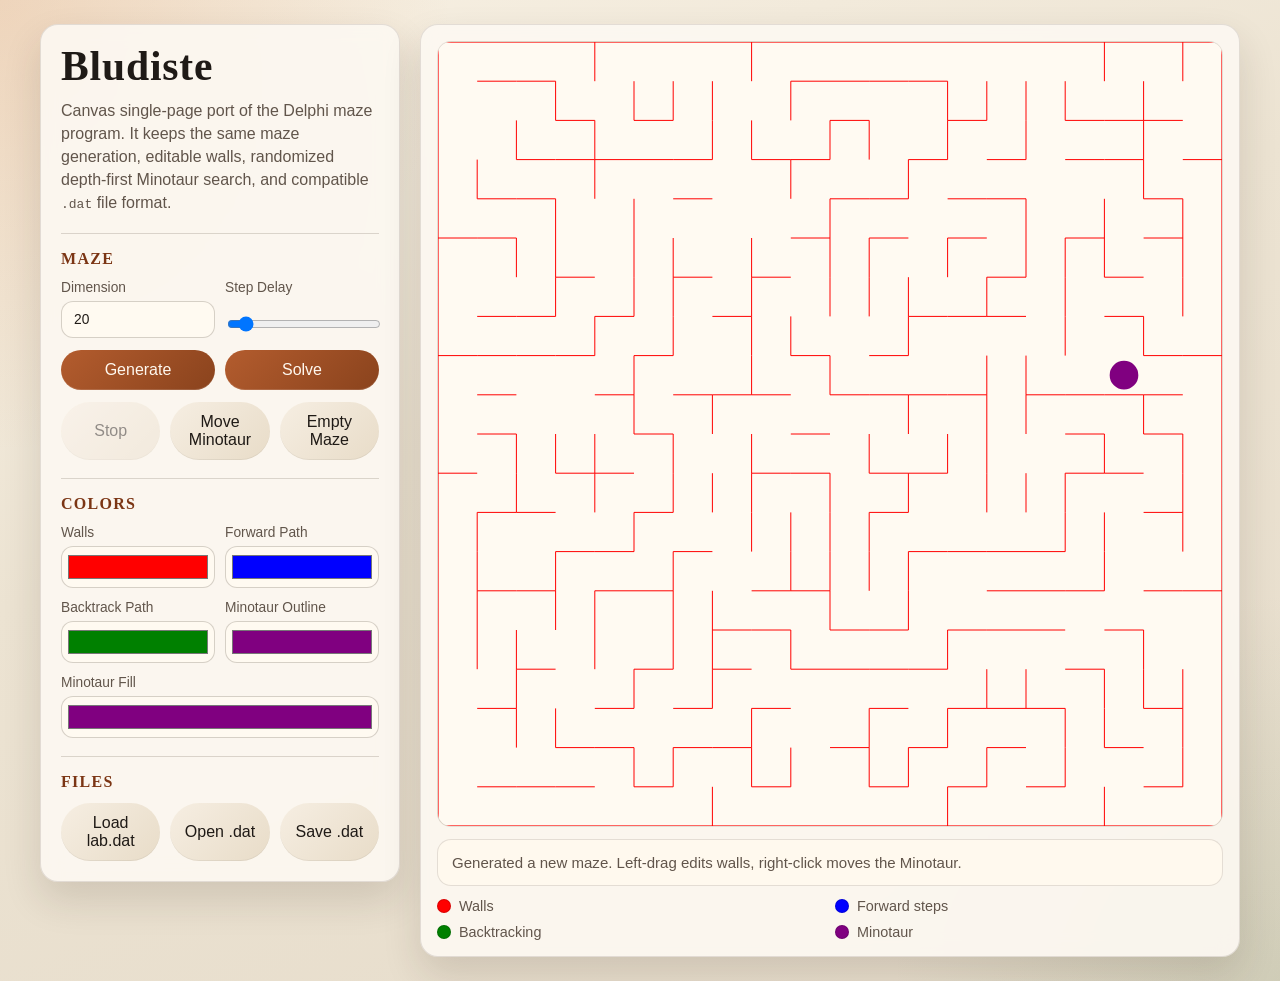
<file: index.html>
<!DOCTYPE html>
<html lang="en">
<head>
  <meta charset="UTF-8">
  <meta name="viewport" content="width=device-width, initial-scale=1.0">
  <title>Bludiste Canvas SPA</title>
  <style>
    :root {
      color-scheme: light;
      --bg: #efe8db;
      --panel: rgba(252, 248, 241, 0.92);
      --panel-strong: #fffaf1;
      --ink: #1f1a16;
      --muted: #61554b;
      --accent: #b35c2e;
      --accent-deep: #7b3514;
      --line: rgba(76, 57, 42, 0.18);
      --shadow: 0 18px 38px rgba(53, 32, 19, 0.14);
      --radius: 18px;
    }

    * {
      box-sizing: border-box;
    }

    body {
      margin: 0;
      min-height: 100vh;
      font-family: "Trebuchet MS", "Gill Sans", "Avenir Next", sans-serif;
      color: var(--ink);
      background:
        radial-gradient(circle at top left, rgba(210, 132, 72, 0.26), transparent 28%),
        radial-gradient(circle at bottom right, rgba(117, 141, 104, 0.2), transparent 24%),
        linear-gradient(160deg, #f8f1e4 0%, #ece3d2 42%, #e6dccb 100%);
    }

    .page {
      width: min(1200px, calc(100vw - 32px));
      margin: 24px auto;
      display: grid;
      grid-template-columns: minmax(280px, 360px) minmax(0, 1fr);
      gap: 20px;
      align-items: start;
    }

    .panel,
    .board {
      background: var(--panel);
      border: 1px solid rgba(97, 85, 75, 0.16);
      border-radius: var(--radius);
      box-shadow: var(--shadow);
      backdrop-filter: blur(10px);
    }

    .panel {
      padding: 20px;
      display: grid;
      gap: 18px;
    }

    .board {
      padding: 16px;
      display: grid;
      gap: 12px;
    }

    h1,
    h2 {
      margin: 0;
      font-family: Georgia, "Times New Roman", serif;
      font-weight: 700;
      letter-spacing: 0.02em;
    }

    h1 {
      font-size: clamp(2rem, 4vw, 2.6rem);
      line-height: 1.05;
    }

    h2 {
      font-size: 1rem;
      color: var(--accent-deep);
      text-transform: uppercase;
      letter-spacing: 0.08em;
    }

    p {
      margin: 0;
      color: var(--muted);
      line-height: 1.45;
    }

    .section {
      display: grid;
      gap: 12px;
      padding-top: 16px;
      border-top: 1px solid var(--line);
    }

    .row {
      display: grid;
      gap: 10px;
    }

    .row.columns-2 {
      grid-template-columns: repeat(2, minmax(0, 1fr));
    }

    .row.columns-3 {
      grid-template-columns: repeat(3, minmax(0, 1fr));
    }

    label {
      display: grid;
      gap: 6px;
      font-size: 0.86rem;
      color: var(--muted);
    }

    input,
    button {
      font: inherit;
    }

    input[type="number"],
    input[type="range"] {
      width: 100%;
    }

    input[type="number"] {
      padding: 10px 12px;
      border-radius: 12px;
      border: 1px solid rgba(97, 85, 75, 0.26);
      background: var(--panel-strong);
      color: var(--ink);
    }

    input[type="color"] {
      width: 100%;
      min-height: 42px;
      padding: 4px;
      border-radius: 12px;
      border: 1px solid rgba(97, 85, 75, 0.26);
      background: var(--panel-strong);
    }

    button {
      border: 0;
      border-radius: 999px;
      padding: 11px 14px;
      cursor: pointer;
      color: #fff8ef;
      background: linear-gradient(135deg, var(--accent), #8a431d);
      box-shadow: inset 0 -1px 0 rgba(255, 255, 255, 0.14);
      transition: transform 120ms ease, filter 120ms ease, opacity 120ms ease;
    }

    button.secondary {
      color: var(--ink);
      background: linear-gradient(135deg, #f6eee2, #e8dcc8);
      box-shadow: inset 0 -1px 0 rgba(0, 0, 0, 0.06);
    }

    button:disabled {
      opacity: 0.48;
      cursor: default;
    }

    button:not(:disabled):hover {
      transform: translateY(-1px);
      filter: saturate(1.08);
    }

    .board-shell {
      width: 100%;
      aspect-ratio: 1;
      position: relative;
      overflow: hidden;
      border-radius: calc(var(--radius) - 4px);
      background:
        linear-gradient(180deg, rgba(255, 250, 241, 0.94), rgba(244, 235, 222, 0.96)),
        repeating-linear-gradient(
          45deg,
          rgba(134, 97, 67, 0.05) 0,
          rgba(134, 97, 67, 0.05) 12px,
          rgba(255, 255, 255, 0.12) 12px,
          rgba(255, 255, 255, 0.12) 24px
        );
      border: 1px solid rgba(97, 85, 75, 0.16);
    }

    canvas {
      width: 100%;
      height: 100%;
      display: block;
    }

    .status {
      padding: 12px 14px;
      border-radius: 14px;
      background: rgba(255, 249, 238, 0.9);
      border: 1px solid rgba(97, 85, 75, 0.16);
      color: var(--muted);
      font-size: 0.94rem;
      line-height: 1.4;
    }

    .legend {
      display: grid;
      grid-template-columns: repeat(2, minmax(0, 1fr));
      gap: 10px;
      font-size: 0.9rem;
      color: var(--muted);
    }

    .legend span {
      display: inline-flex;
      align-items: center;
      gap: 8px;
    }

    .swatch {
      width: 14px;
      height: 14px;
      border-radius: 999px;
      border: 1px solid rgba(0, 0, 0, 0.15);
      flex: none;
    }

    .hidden {
      display: none;
    }

    @media (max-width: 980px) {
      .page {
        grid-template-columns: 1fr;
      }
    }
  </style>
</head>
<body>
  <main class="page">
    <aside class="panel">
      <div class="row">
        <h1>Bludiste</h1>
        <p>Canvas single-page port of the Delphi maze program. It keeps the same maze generation, editable walls, randomized depth-first Minotaur search, and compatible <code>.dat</code> file format.</p>
      </div>

      <section class="section">
        <h2>Maze</h2>
        <div class="row columns-2">
          <label>
            Dimension
            <input id="dimensionInput" type="number" min="4" max="500" value="20">
          </label>
          <label>
            Step Delay
            <input id="speedInput" type="range" min="10" max="250" step="5" value="30">
          </label>
        </div>
        <div class="row columns-2">
          <button id="generateBtn">Generate</button>
          <button id="solveBtn">Solve</button>
        </div>
        <div class="row columns-3">
          <button id="stopBtn" class="secondary" disabled>Stop</button>
          <button id="moveMinotaurBtn" class="secondary">Move Minotaur</button>
          <button id="emptyBtn" class="secondary">Empty Maze</button>
        </div>
      </section>

      <section class="section">
        <h2>Colors</h2>
        <div class="row columns-2">
          <label>
            Walls
            <input id="wallColorInput" type="color" value="#ff0000">
          </label>
          <label>
            Forward Path
            <input id="forwardColorInput" type="color" value="#0000ff">
          </label>
        </div>
        <div class="row columns-2">
          <label>
            Backtrack Path
            <input id="backtrackColorInput" type="color" value="#008000">
          </label>
          <label>
            Minotaur Outline
            <input id="minotaurOutlineInput" type="color" value="#800080">
          </label>
        </div>
        <div class="row">
          <label>
            Minotaur Fill
            <input id="minotaurFillInput" type="color" value="#800080">
          </label>
        </div>
      </section>

      <section class="section">
        <h2>Files</h2>
        <div class="row columns-3">
          <button id="loadBundledBtn" class="secondary">Load lab.dat</button>
          <button id="loadBtn" class="secondary">Open .dat</button>
          <button id="saveBtn" class="secondary">Save .dat</button>
        </div>
        <input id="fileInput" class="hidden" type="file" accept=".dat,application/octet-stream">
      </section>
    </aside>

    <section class="board">
      <div class="board-shell">
        <canvas id="mazeCanvas"></canvas>
      </div>
      <div id="statusText" class="status">Left click or drag near a wall to toggle it. Right click a cell to place the Minotaur. Search always starts from cell 1,1.</div>
      <div class="legend">
        <span><i class="swatch" id="wallSwatch"></i>Walls</span>
        <span><i class="swatch" id="forwardSwatch"></i>Forward steps</span>
        <span><i class="swatch" id="backtrackSwatch"></i>Backtracking</span>
        <span><i class="swatch" id="minotaurSwatch"></i>Minotaur</span>
      </div>
    </section>
  </main>

  <script>
    (() => {
      const MAX_SIZE = 500;
      const FILE_SIZE = 4 + 20 + (MAX_SIZE * MAX_SIZE) + (MAX_SIZE * MAX_SIZE);
      const DIRS = [
        { code: 1, dx: 1, dy: 0 },
        { code: 2, dx: 0, dy: 1 },
        { code: 3, dx: -1, dy: 0 },
        { code: 4, dx: 0, dy: -1 }
      ];
      const DIR_BY_CODE = Object.fromEntries(DIRS.map((dir) => [dir.code, dir]));

      const elements = {
        canvas: document.getElementById("mazeCanvas"),
        dimensionInput: document.getElementById("dimensionInput"),
        speedInput: document.getElementById("speedInput"),
        generateBtn: document.getElementById("generateBtn"),
        solveBtn: document.getElementById("solveBtn"),
        stopBtn: document.getElementById("stopBtn"),
        moveMinotaurBtn: document.getElementById("moveMinotaurBtn"),
        emptyBtn: document.getElementById("emptyBtn"),
        loadBundledBtn: document.getElementById("loadBundledBtn"),
        loadBtn: document.getElementById("loadBtn"),
        saveBtn: document.getElementById("saveBtn"),
        fileInput: document.getElementById("fileInput"),
        statusText: document.getElementById("statusText"),
        wallColorInput: document.getElementById("wallColorInput"),
        forwardColorInput: document.getElementById("forwardColorInput"),
        backtrackColorInput: document.getElementById("backtrackColorInput"),
        minotaurOutlineInput: document.getElementById("minotaurOutlineInput"),
        minotaurFillInput: document.getElementById("minotaurFillInput"),
        wallSwatch: document.getElementById("wallSwatch"),
        forwardSwatch: document.getElementById("forwardSwatch"),
        backtrackSwatch: document.getElementById("backtrackSwatch"),
        minotaurSwatch: document.getElementById("minotaurSwatch")
      };

      const ctx = elements.canvas.getContext("2d");
      const state = {
        dimension: 20,
        speedMs: 30,
        colors: {
          tam: "#0000ff",
          zpet: "#008000",
          zdi: "#ff0000",
          mino1: "#800080",
          mino2: "#800080"
        },
        horiz: createGrid(false),
        vert: createGrid(false),
        visited: createGrid(false),
        minotaur: { x: 1, y: 1 },
        pathSteps: [],
        pathIndex: 0,
        solveState: "idle",
        timerId: null,
        editing: true,
        dragToggled: new Set(),
        dragButton: null,
        canvasCssWidth: 0,
        canvasCssHeight: 0
      };

      function createGrid(fillValue) {
        return Array.from({ length: MAX_SIZE + 1 }, () => Array(MAX_SIZE + 1).fill(fillValue));
      }

      function clearGrid(grid, fillValue) {
        for (let x = 0; x <= MAX_SIZE; x += 1) {
          grid[x].fill(fillValue);
        }
      }

      function clamp(value, min, max) {
        return Math.min(max, Math.max(min, value));
      }

      function randomInt(max) {
        return Math.floor(Math.random() * max);
      }

      function randomPermutation() {
        const result = [1, 2, 3, 4];
        for (let i = result.length - 1; i > 0; i -= 1) {
          const j = randomInt(i + 1);
          [result[i], result[j]] = [result[j], result[i]];
        }
        return result;
      }

      function updateStatus(message) {
        elements.statusText.textContent = message;
      }

      function syncInputsFromState() {
        elements.dimensionInput.value = String(state.dimension);
        elements.speedInput.value = String(state.speedMs);
        elements.wallColorInput.value = state.colors.zdi;
        elements.forwardColorInput.value = state.colors.tam;
        elements.backtrackColorInput.value = state.colors.zpet;
        elements.minotaurOutlineInput.value = state.colors.mino1;
        elements.minotaurFillInput.value = state.colors.mino2;
        elements.wallSwatch.style.background = state.colors.zdi;
        elements.forwardSwatch.style.background = state.colors.tam;
        elements.backtrackSwatch.style.background = state.colors.zpet;
        elements.minotaurSwatch.style.background =
          `linear-gradient(135deg, ${state.colors.mino1} 0%, ${state.colors.mino1} 48%, ${state.colors.mino2} 48%, ${state.colors.mino2} 100%)`;
      }

      function resizeCanvas() {
        const rect = elements.canvas.getBoundingClientRect();
        const dpr = window.devicePixelRatio || 1;
        state.canvasCssWidth = rect.width;
        state.canvasCssHeight = rect.height;
        elements.canvas.width = Math.max(1, Math.round(rect.width * dpr));
        elements.canvas.height = Math.max(1, Math.round(rect.height * dpr));
        ctx.setTransform(dpr, 0, 0, dpr, 0, 0);
        draw();
      }

      function getCellMetrics() {
        return {
          w: state.canvasCssWidth / state.dimension,
          h: state.canvasCssHeight / state.dimension
        };
      }

      function cellCenter(x, y) {
        const { w, h } = getCellMetrics();
        return {
          x: (x - 0.5) * w,
          y: (y - 0.5) * h
        };
      }

      function canMove(x, y, direction) {
        switch (direction) {
          case 1:
            return x < state.dimension && !state.vert[x][y];
          case 2:
            return y < state.dimension && !state.horiz[x][y];
          case 3:
            return x > 1 && !state.vert[x - 1][y];
          case 4:
            return y > 1 && !state.horiz[x][y - 1];
          default:
            return false;
        }
      }

      function openWall(x, y, direction) {
        switch (direction) {
          case 1:
            if (x < state.dimension) {
              state.vert[x][y] = false;
            }
            break;
          case 2:
            if (y < state.dimension) {
              state.horiz[x][y] = false;
            }
            break;
          case 3:
            if (x > 1) {
              state.vert[x - 1][y] = false;
            }
            break;
          case 4:
            if (y > 1) {
              state.horiz[x][y - 1] = false;
            }
            break;
          default:
            break;
        }
      }

      function chooseRandomMinotaur() {
        state.minotaur = {
          x: randomInt(state.dimension) + 1,
          y: randomInt(state.dimension) + 1
        };
      }

      function clearPath() {
        stopTimer();
        state.pathSteps = [];
        state.pathIndex = 0;
        state.solveState = "idle";
        state.editing = true;
        updateSolveButtons();
      }

      function updateSolveButtons() {
        elements.stopBtn.disabled = state.solveState === "idle";
        if (state.solveState === "running") {
          elements.solveBtn.textContent = "Pause";
        } else if (state.solveState === "paused") {
          elements.solveBtn.textContent = "Continue";
        } else {
          elements.solveBtn.textContent = "Solve";
        }
      }

      function stopTimer() {
        if (state.timerId !== null) {
          window.clearInterval(state.timerId);
          state.timerId = null;
        }
      }

      function setColorFromInput(key, value) {
        state.colors[key] = value;
        syncInputsFromState();
        draw();
      }

      function prepareFreshMaze() {
        clearGrid(state.horiz, false);
        clearGrid(state.vert, false);
        clearGrid(state.visited, false);
      }

      function generateMaze() {
        state.dimension = clamp(Number(elements.dimensionInput.value) || state.dimension, 4, MAX_SIZE);
        prepareFreshMaze();
        for (let x = 1; x <= state.dimension; x += 1) {
          for (let y = 1; y <= state.dimension; y += 1) {
            if (y < state.dimension) {
              state.horiz[x][y] = randomInt(10) > 0;
            }
            if (x < state.dimension) {
              state.vert[x][y] = randomInt(10) > 0;
            }
          }
        }

        state.visited[1][1] = true;
        const stack = [{ x: 1, y: 1, order: randomPermutation(), nextIndex: 0 }];
        while (stack.length > 0) {
          const frame = stack[stack.length - 1];
          if (frame.nextIndex >= frame.order.length) {
            stack.pop();
            continue;
          }

          const direction = frame.order[frame.nextIndex];
          frame.nextIndex += 1;
          const dir = DIR_BY_CODE[direction];
          const nextX = frame.x + dir.dx;
          const nextY = frame.y + dir.dy;

          if (
            nextX < 1 ||
            nextX > state.dimension ||
            nextY < 1 ||
            nextY > state.dimension ||
            state.visited[nextX][nextY]
          ) {
            continue;
          }

          state.visited[nextX][nextY] = true;
          openWall(frame.x, frame.y, direction);
          stack.push({ x: nextX, y: nextY, order: randomPermutation(), nextIndex: 0 });
        }

        clearGrid(state.visited, false);
        chooseRandomMinotaur();
        clearPath();
        syncInputsFromState();
        updateStatus("Generated a new maze. Left-drag edits walls, right-click moves the Minotaur.");
        draw();
      }

      function emptyMaze() {
        for (let x = 1; x <= MAX_SIZE; x += 1) {
          for (let y = 1; y <= MAX_SIZE; y += 1) {
            state.horiz[x][y] = false;
            state.vert[x][y] = false;
          }
        }
        clearGrid(state.visited, false);
        clearPath();
        updateStatus("Maze walls cleared.");
        draw();
      }

      function buildSolvePath() {
        clearGrid(state.visited, false);
        const steps = [];
        state.visited[1][1] = true;
        steps.push({ x: 1, y: 1, color: "tam" });
        if (state.minotaur.x === 1 && state.minotaur.y === 1) {
          return steps;
        }

        const stack = [{ x: 1, y: 1, order: randomPermutation(), nextIndex: 0 }];
        while (stack.length > 0) {
          const frame = stack[stack.length - 1];

          if (frame.nextIndex >= frame.order.length) {
            stack.pop();
            if (stack.length > 0) {
              const parent = stack[stack.length - 1];
              steps.push({ x: parent.x, y: parent.y, color: "zpet" });
            }
            continue;
          }

          const direction = frame.order[frame.nextIndex];
          frame.nextIndex += 1;
          if (!canMove(frame.x, frame.y, direction)) {
            continue;
          }

          const dir = DIR_BY_CODE[direction];
          const nextX = frame.x + dir.dx;
          const nextY = frame.y + dir.dy;
          if (state.visited[nextX][nextY]) {
            continue;
          }

          state.visited[nextX][nextY] = true;
          steps.push({ x: nextX, y: nextY, color: "tam" });
          if (nextX === state.minotaur.x && nextY === state.minotaur.y) {
            return steps;
          }

          stack.push({ x: nextX, y: nextY, order: randomPermutation(), nextIndex: 0 });
        }

        return steps;
      }

      function startSolve() {
        state.pathSteps = buildSolvePath();
        state.pathIndex = 0;
        state.solveState = "running";
        state.editing = false;
        updateSolveButtons();
        updateStatus("Searching for the Minotaur with the original randomized depth-first walk.");
        stopTimer();
        state.timerId = window.setInterval(() => {
          if (state.pathIndex < state.pathSteps.length) {
            state.pathIndex += 1;
            draw();
            return;
          }
          finishSolve(false);
        }, state.speedMs);
        draw();
      }

      function pauseSolve() {
        stopTimer();
        state.solveState = "paused";
        state.editing = false;
        updateSolveButtons();
        updateStatus("Search paused.");
      }

      function resumeSolve() {
        state.solveState = "running";
        state.editing = false;
        updateSolveButtons();
        updateStatus("Search resumed.");
        stopTimer();
        state.timerId = window.setInterval(() => {
          if (state.pathIndex < state.pathSteps.length) {
            state.pathIndex += 1;
            draw();
            return;
          }
          finishSolve(false);
        }, state.speedMs);
      }

      function finishSolve(stoppedEarly) {
        stopTimer();
        if (stoppedEarly) {
          state.pathIndex = state.pathSteps.length;
        }
        state.solveState = "idle";
        state.editing = true;
        updateSolveButtons();
        updateStatus(stoppedEarly ? "Search stopped. Full recorded path remains visible." : "Search completed.");
        draw();
      }

      function toggleSolve() {
        if (state.solveState === "running") {
          pauseSolve();
          return;
        }
        if (state.solveState === "paused") {
          resumeSolve();
          return;
        }
        startSolve();
      }

      function draw() {
        ctx.clearRect(0, 0, state.canvasCssWidth, state.canvasCssHeight);

        const { w, h } = getCellMetrics();
        ctx.fillStyle = "#fffaf2";
        ctx.fillRect(0, 0, state.canvasCssWidth, state.canvasCssHeight);

        ctx.strokeStyle = state.colors.zdi;
        ctx.lineWidth = 1;
        for (let x = 1; x < state.dimension; x += 1) {
          for (let y = 1; y <= state.dimension; y += 1) {
            if (state.vert[x][y]) {
              ctx.beginPath();
              ctx.moveTo(x * w, (y - 1) * h);
              ctx.lineTo(x * w, y * h);
              ctx.stroke();
            }
            if (state.horiz[y][x]) {
              ctx.beginPath();
              ctx.moveTo((y - 1) * w, x * h);
              ctx.lineTo(y * w, x * h);
              ctx.stroke();
            }
          }
        }

        ctx.strokeStyle = state.colors.zdi;
        ctx.lineWidth = 1.2;
        ctx.strokeRect(0, 0, state.dimension * w, state.dimension * h);

        const radius = Math.min(w, h) * 0.34;
        const minotaurCenter = cellCenter(state.minotaur.x, state.minotaur.y);
        ctx.beginPath();
        ctx.fillStyle = state.colors.mino2;
        ctx.strokeStyle = state.colors.mino1;
        ctx.lineWidth = 2;
        ctx.arc(minotaurCenter.x, minotaurCenter.y, radius, 0, Math.PI * 2);
        ctx.fill();
        ctx.stroke();

        if (state.pathIndex > 0) {
          const visibleSteps = state.pathSteps.slice(0, state.pathIndex);
          if (visibleSteps.length > 0) {
            const first = cellCenter(visibleSteps[0].x, visibleSteps[0].y);
            ctx.lineWidth = 3;
            ctx.lineJoin = "round";
            ctx.lineCap = "round";
            ctx.beginPath();
            ctx.moveTo(first.x, first.y);
            for (let i = 1; i < visibleSteps.length; i += 1) {
              const previous = visibleSteps[i - 1];
              const current = visibleSteps[i];
              const currentPoint = cellCenter(current.x, current.y);
              ctx.strokeStyle = state.colors[current.color];
              ctx.lineTo(currentPoint.x, currentPoint.y);
              ctx.stroke();
              ctx.beginPath();
              ctx.moveTo(currentPoint.x, currentPoint.y);
              if (previous.x === current.x && previous.y === current.y) {
                ctx.lineTo(currentPoint.x, currentPoint.y);
              }
            }
          }
        }
      }

      function delphiColorToCss(value) {
        const normalized = value >>> 0;
        const r = normalized & 0xff;
        const g = (normalized >>> 8) & 0xff;
        const b = (normalized >>> 16) & 0xff;
        return `#${r.toString(16).padStart(2, "0")}${g.toString(16).padStart(2, "0")}${b.toString(16).padStart(2, "0")}`;
      }

      function cssColorToDelphi(value) {
        const raw = value.replace("#", "");
        const normalized = raw.length === 3
          ? raw.split("").map((part) => part + part).join("")
          : raw;
        const r = parseInt(normalized.slice(0, 2), 16);
        const g = parseInt(normalized.slice(2, 4), 16);
        const b = parseInt(normalized.slice(4, 6), 16);
        return (r | (g << 8) | (b << 16)) >>> 0;
      }

      function importFromBuffer(buffer, sourceLabel) {
        if (buffer.byteLength < FILE_SIZE) {
          throw new Error("Unexpected file size.");
        }

        const view = new DataView(buffer);
        const dimension = clamp(view.getInt32(0, true), 4, MAX_SIZE);
        state.dimension = dimension;
        let offset = 4;
        state.colors.tam = delphiColorToCss(view.getInt32(offset, true));
        offset += 4;
        state.colors.zpet = delphiColorToCss(view.getInt32(offset, true));
        offset += 4;
        state.colors.zdi = delphiColorToCss(view.getInt32(offset, true));
        offset += 4;
        state.colors.mino1 = delphiColorToCss(view.getInt32(offset, true));
        offset += 4;
        state.colors.mino2 = delphiColorToCss(view.getInt32(offset, true));
        offset += 4;

        clearGrid(state.horiz, false);
        clearGrid(state.vert, false);
        clearGrid(state.visited, false);

        for (let x = 1; x <= MAX_SIZE; x += 1) {
          for (let y = 1; y <= MAX_SIZE; y += 1) {
            state.horiz[x][y] = view.getUint8(offset) !== 0;
            offset += 1;
          }
        }

        for (let x = 1; x <= MAX_SIZE; x += 1) {
          for (let y = 1; y <= MAX_SIZE; y += 1) {
            state.vert[x][y] = view.getUint8(offset) !== 0;
            offset += 1;
          }
        }

        chooseRandomMinotaur();
        clearPath();
        syncInputsFromState();
        updateStatus(`Loaded maze from ${sourceLabel}. The Minotaur position is randomized, matching the Delphi program.`);
        draw();
      }

      function exportToBuffer() {
        const buffer = new ArrayBuffer(FILE_SIZE);
        const view = new DataView(buffer);
        view.setInt32(0, state.dimension, true);
        let offset = 4;
        view.setUint32(offset, cssColorToDelphi(state.colors.tam), true);
        offset += 4;
        view.setUint32(offset, cssColorToDelphi(state.colors.zpet), true);
        offset += 4;
        view.setUint32(offset, cssColorToDelphi(state.colors.zdi), true);
        offset += 4;
        view.setUint32(offset, cssColorToDelphi(state.colors.mino1), true);
        offset += 4;
        view.setUint32(offset, cssColorToDelphi(state.colors.mino2), true);
        offset += 4;

        for (let x = 1; x <= MAX_SIZE; x += 1) {
          for (let y = 1; y <= MAX_SIZE; y += 1) {
            view.setUint8(offset, state.horiz[x][y] ? 1 : 0);
            offset += 1;
          }
        }

        for (let x = 1; x <= MAX_SIZE; x += 1) {
          for (let y = 1; y <= MAX_SIZE; y += 1) {
            view.setUint8(offset, state.vert[x][y] ? 1 : 0);
            offset += 1;
          }
        }

        return buffer;
      }

      function saveMaze() {
        const blob = new Blob([exportToBuffer()], { type: "application/octet-stream" });
        const link = document.createElement("a");
        link.href = URL.createObjectURL(blob);
        link.download = "bludiste.dat";
        link.click();
        window.setTimeout(() => URL.revokeObjectURL(link.href), 0);
        updateStatus("Saved maze as a Delphi-compatible .dat file.");
      }

      async function loadBundledMaze() {
        const response = await fetch("lab.dat", { cache: "no-store" });
        if (!response.ok) {
          throw new Error(`HTTP ${response.status}`);
        }
        const buffer = await response.arrayBuffer();
        importFromBuffer(buffer, "lab.dat");
      }

      function wallToggleKey(kind, x, y) {
        return `${kind}:${x}:${y}`;
      }

      function toggleWall(kind, x, y) {
        if (kind === "vert") {
          if (x < 1 || x >= state.dimension || y < 1 || y > state.dimension) {
            return;
          }
          state.vert[x][y] = !state.vert[x][y];
        } else {
          if (x < 1 || x > state.dimension || y < 1 || y >= state.dimension) {
            return;
          }
          state.horiz[x][y] = !state.horiz[x][y];
        }
        clearPath();
        draw();
      }

      function handleWallGesture(event, strictness) {
        if (!state.editing) {
          return;
        }
        const rect = elements.canvas.getBoundingClientRect();
        const px = clamp(event.clientX - rect.left, 0, state.canvasCssWidth);
        const py = clamp(event.clientY - rect.top, 0, state.canvasCssHeight);
        const { w, h } = getCellMetrics();
        const col = Math.min(state.dimension - 1, Math.floor(px / w));
        const row = Math.min(state.dimension - 1, Math.floor(py / h));
        const offsetX = px - (col * w);
        const offsetY = py - (row * h);
        const thresholdX = w / strictness;
        const thresholdY = h / strictness;

        const candidates = [];
        if (offsetX < thresholdX && col > 0) {
          candidates.push({ kind: "vert", x: col, y: row + 1 });
        }
        if (offsetX > w - thresholdX && col < state.dimension - 1) {
          candidates.push({ kind: "vert", x: col + 1, y: row + 1 });
        }
        if (offsetY < thresholdY && row > 0) {
          candidates.push({ kind: "horiz", x: col + 1, y: row });
        }
        if (offsetY > h - thresholdY && row < state.dimension - 1) {
          candidates.push({ kind: "horiz", x: col + 1, y: row + 1 });
        }

        for (const candidate of candidates) {
          const key = wallToggleKey(candidate.kind, candidate.x, candidate.y);
          if (state.dragToggled.has(key)) {
            continue;
          }
          state.dragToggled.add(key);
          toggleWall(candidate.kind, candidate.x, candidate.y);
        }
      }

      function placeMinotaur(event) {
        if (!state.editing) {
          return;
        }
        const rect = elements.canvas.getBoundingClientRect();
        const px = clamp(event.clientX - rect.left, 0, state.canvasCssWidth - 1);
        const py = clamp(event.clientY - rect.top, 0, state.canvasCssHeight - 1);
        const { w, h } = getCellMetrics();
        state.minotaur = {
          x: clamp(Math.floor(px / w) + 1, 1, state.dimension),
          y: clamp(Math.floor(py / h) + 1, 1, state.dimension)
        };
        clearPath();
        updateStatus(`Minotaur moved to cell ${state.minotaur.x},${state.minotaur.y}.`);
        draw();
      }

      elements.generateBtn.addEventListener("click", generateMaze);
      elements.solveBtn.addEventListener("click", toggleSolve);
      elements.stopBtn.addEventListener("click", () => finishSolve(true));
      elements.moveMinotaurBtn.addEventListener("click", () => {
        chooseRandomMinotaur();
        clearPath();
        updateStatus("Minotaur moved to a random cell.");
        draw();
      });
      elements.emptyBtn.addEventListener("click", emptyMaze);
      elements.loadBundledBtn.addEventListener("click", async () => {
        try {
          await loadBundledMaze();
        } catch (error) {
          updateStatus(`Could not load bundled lab.dat: ${error.message}`);
        }
      });
      elements.loadBtn.addEventListener("click", () => elements.fileInput.click());
      elements.saveBtn.addEventListener("click", saveMaze);

      elements.fileInput.addEventListener("change", async (event) => {
        const file = event.target.files && event.target.files[0];
        if (!file) {
          return;
        }
        try {
          const buffer = await file.arrayBuffer();
          importFromBuffer(buffer, file.name);
        } catch (error) {
          updateStatus(`Failed to open ${file.name}: ${error.message}`);
        } finally {
          elements.fileInput.value = "";
        }
      });

      elements.speedInput.addEventListener("input", () => {
        state.speedMs = Number(elements.speedInput.value);
        if (state.solveState === "running") {
          resumeSolve();
        }
      });

      elements.dimensionInput.addEventListener("change", () => {
        elements.dimensionInput.value = String(clamp(Number(elements.dimensionInput.value) || state.dimension, 4, MAX_SIZE));
      });

      elements.wallColorInput.addEventListener("input", (event) => setColorFromInput("zdi", event.target.value));
      elements.forwardColorInput.addEventListener("input", (event) => setColorFromInput("tam", event.target.value));
      elements.backtrackColorInput.addEventListener("input", (event) => setColorFromInput("zpet", event.target.value));
      elements.minotaurOutlineInput.addEventListener("input", (event) => setColorFromInput("mino1", event.target.value));
      elements.minotaurFillInput.addEventListener("input", (event) => setColorFromInput("mino2", event.target.value));

      elements.canvas.addEventListener("contextmenu", (event) => event.preventDefault());
      elements.canvas.addEventListener("mousedown", (event) => {
        state.dragToggled.clear();
        state.dragButton = event.button;
        if (event.button === 2) {
          placeMinotaur(event);
          return;
        }
        if (event.button === 0) {
          handleWallGesture(event, 4);
        }
      });

      elements.canvas.addEventListener("mousemove", (event) => {
        if (state.dragButton === 0 && (event.buttons & 1) === 1) {
          handleWallGesture(event, Math.max(8, Math.round(getCellMetrics().h)));
        }
      });

      window.addEventListener("mouseup", () => {
        state.dragButton = null;
        state.dragToggled.clear();
      });

      window.addEventListener("resize", resizeCanvas);

      async function init() {
        elements.dimensionInput.max = String(MAX_SIZE);
        syncInputsFromState();
        resizeCanvas();
        try {
          await loadBundledMaze();
        } catch (_error) {
          generateMaze();
        }
      }

      init();
    })();
  </script>
</body>
</html>
</file>
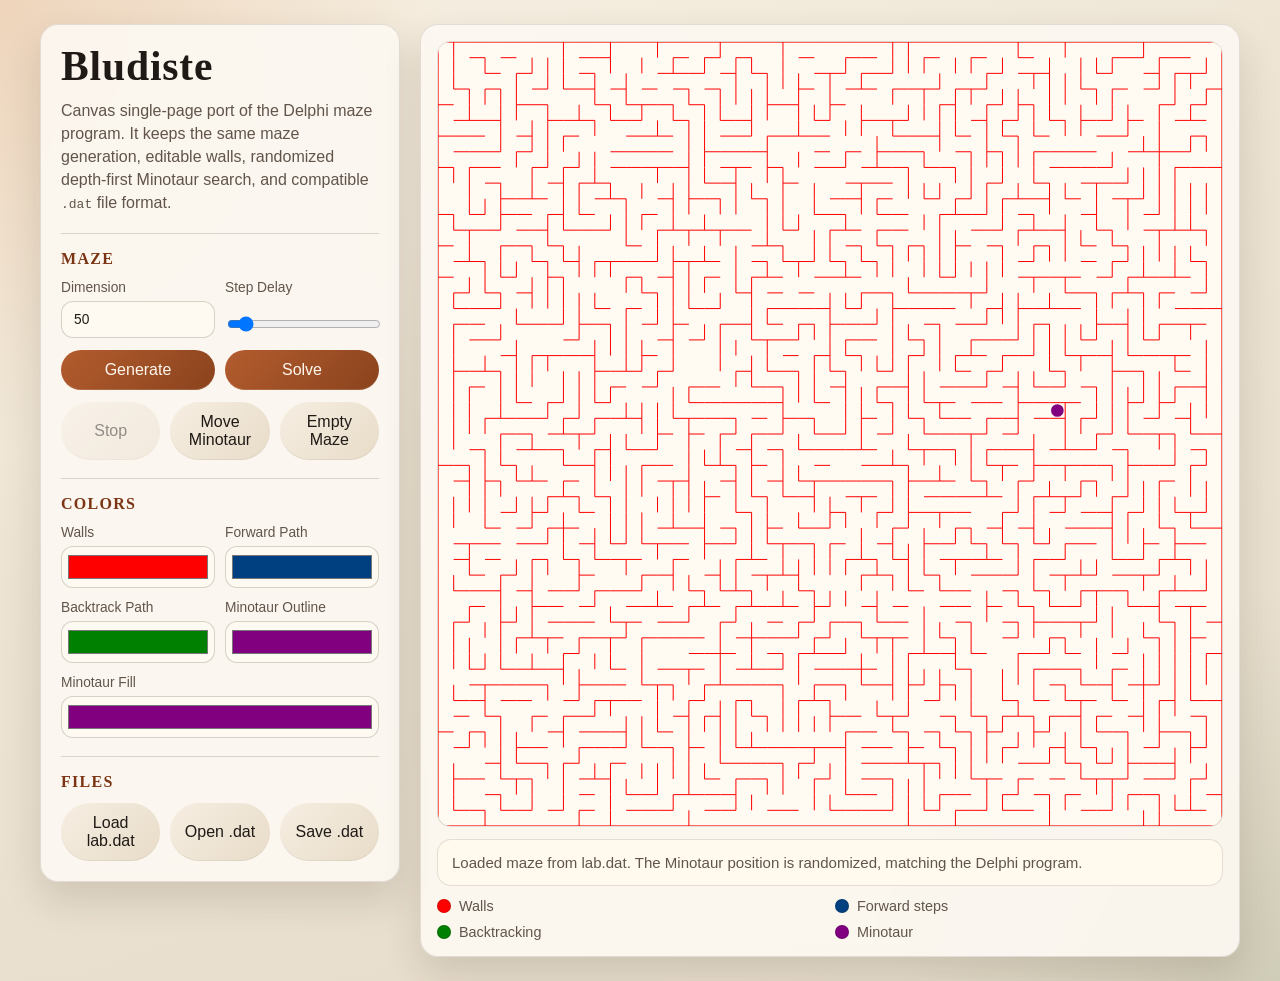
<file: web/index.html>
<!DOCTYPE html>
<html lang="en">
<head>
  <meta charset="UTF-8">
  <meta name="viewport" content="width=device-width, initial-scale=1.0">
  <title>Bludiste Canvas SPA</title>
  <link rel="stylesheet" href="./css/styles.css">
</head>
<body>
  <main class="page">
    <aside class="panel">
      <div class="row">
        <h1>Bludiste</h1>
        <p>Canvas single-page port of the Delphi maze program. It keeps the same maze generation, editable walls, randomized depth-first Minotaur search, and compatible <code>.dat</code> file format.</p>
      </div>

      <section class="section">
        <h2>Maze</h2>
        <div class="row columns-2">
          <label>
            Dimension
            <input id="dimensionInput" type="number" min="4" max="500" value="20">
          </label>
          <label>
            Step Delay
            <input id="speedInput" type="range" min="10" max="250" step="5" value="30">
          </label>
        </div>
        <div class="row columns-2">
          <button id="generateBtn">Generate</button>
          <button id="solveBtn">Solve</button>
        </div>
        <div class="row columns-3">
          <button id="stopBtn" class="secondary" disabled>Stop</button>
          <button id="moveMinotaurBtn" class="secondary">Move Minotaur</button>
          <button id="emptyBtn" class="secondary">Empty Maze</button>
        </div>
      </section>

      <section class="section">
        <h2>Colors</h2>
        <div class="row columns-2">
          <label>
            Walls
            <input id="wallColorInput" type="color" value="#ff0000">
          </label>
          <label>
            Forward Path
            <input id="forwardColorInput" type="color" value="#0000ff">
          </label>
        </div>
        <div class="row columns-2">
          <label>
            Backtrack Path
            <input id="backtrackColorInput" type="color" value="#008000">
          </label>
          <label>
            Minotaur Outline
            <input id="minotaurOutlineInput" type="color" value="#800080">
          </label>
        </div>
        <div class="row">
          <label>
            Minotaur Fill
            <input id="minotaurFillInput" type="color" value="#800080">
          </label>
        </div>
      </section>

      <section class="section">
        <h2>Files</h2>
        <div class="row columns-3">
          <button id="loadBundledBtn" class="secondary">Load lab.dat</button>
          <button id="loadBtn" class="secondary">Open .dat</button>
          <button id="saveBtn" class="secondary">Save .dat</button>
        </div>
        <input id="fileInput" class="hidden" type="file" accept=".dat,application/octet-stream">
      </section>
    </aside>

    <section class="board">
      <div class="board-shell">
        <canvas id="mazeCanvas"></canvas>
      </div>
      <div id="statusText" class="status">Left click or drag near a wall to toggle it. Right click a cell to place the Minotaur. Search always starts from cell 1,1.</div>
      <div class="legend">
        <span><i class="swatch" id="wallSwatch"></i>Walls</span>
        <span><i class="swatch" id="forwardSwatch"></i>Forward steps</span>
        <span><i class="swatch" id="backtrackSwatch"></i>Backtracking</span>
        <span><i class="swatch" id="minotaurSwatch"></i>Minotaur</span>
      </div>
    </section>
  </main>

  <script type="module" src="./js/app.js"></script>
</body>
</html>
</file>
<file: web/css/styles.css>
:root {
  color-scheme: light;
  --bg: #efe8db;
  --panel: rgba(252, 248, 241, 0.92);
  --panel-strong: #fffaf1;
  --ink: #1f1a16;
  --muted: #61554b;
  --accent: #b35c2e;
  --accent-deep: #7b3514;
  --line: rgba(76, 57, 42, 0.18);
  --shadow: 0 18px 38px rgba(53, 32, 19, 0.14);
  --radius: 18px;
}

* {
  box-sizing: border-box;
}

body {
  margin: 0;
  min-height: 100vh;
  font-family: "Trebuchet MS", "Gill Sans", "Avenir Next", sans-serif;
  color: var(--ink);
  background:
    radial-gradient(circle at top left, rgba(210, 132, 72, 0.26), transparent 28%),
    radial-gradient(circle at bottom right, rgba(117, 141, 104, 0.2), transparent 24%),
    linear-gradient(160deg, #f8f1e4 0%, #ece3d2 42%, #e6dccb 100%);
}

.page {
  width: min(1200px, calc(100vw - 32px));
  margin: 24px auto;
  display: grid;
  grid-template-columns: minmax(280px, 360px) minmax(0, 1fr);
  gap: 20px;
  align-items: start;
}

.panel,
.board {
  background: var(--panel);
  border: 1px solid rgba(97, 85, 75, 0.16);
  border-radius: var(--radius);
  box-shadow: var(--shadow);
  backdrop-filter: blur(10px);
}

.panel {
  padding: 20px;
  display: grid;
  gap: 18px;
}

.board {
  padding: 16px;
  display: grid;
  gap: 12px;
}

h1,
h2 {
  margin: 0;
  font-family: Georgia, "Times New Roman", serif;
  font-weight: 700;
  letter-spacing: 0.02em;
}

h1 {
  font-size: clamp(2rem, 4vw, 2.6rem);
  line-height: 1.05;
}

h2 {
  font-size: 1rem;
  color: var(--accent-deep);
  text-transform: uppercase;
  letter-spacing: 0.08em;
}

p {
  margin: 0;
  color: var(--muted);
  line-height: 1.45;
}

.section {
  display: grid;
  gap: 12px;
  padding-top: 16px;
  border-top: 1px solid var(--line);
}

.row {
  display: grid;
  gap: 10px;
}

.row.columns-2 {
  grid-template-columns: repeat(2, minmax(0, 1fr));
}

.row.columns-3 {
  grid-template-columns: repeat(3, minmax(0, 1fr));
}

label {
  display: grid;
  gap: 6px;
  font-size: 0.86rem;
  color: var(--muted);
}

input,
button {
  font: inherit;
}

input[type="number"],
input[type="range"] {
  width: 100%;
}

input[type="number"] {
  padding: 10px 12px;
  border-radius: 12px;
  border: 1px solid rgba(97, 85, 75, 0.26);
  background: var(--panel-strong);
  color: var(--ink);
}

input[type="color"] {
  width: 100%;
  min-height: 42px;
  padding: 4px;
  border-radius: 12px;
  border: 1px solid rgba(97, 85, 75, 0.26);
  background: var(--panel-strong);
}

button {
  border: 0;
  border-radius: 999px;
  padding: 11px 14px;
  cursor: pointer;
  color: #fff8ef;
  background: linear-gradient(135deg, var(--accent), #8a431d);
  box-shadow: inset 0 -1px 0 rgba(255, 255, 255, 0.14);
  transition: transform 120ms ease, filter 120ms ease, opacity 120ms ease;
}

button.secondary {
  color: var(--ink);
  background: linear-gradient(135deg, #f6eee2, #e8dcc8);
  box-shadow: inset 0 -1px 0 rgba(0, 0, 0, 0.06);
}

button:disabled {
  opacity: 0.48;
  cursor: default;
}

button:not(:disabled):hover {
  transform: translateY(-1px);
  filter: saturate(1.08);
}

.board-shell {
  width: 100%;
  aspect-ratio: 1;
  position: relative;
  overflow: hidden;
  border-radius: calc(var(--radius) - 4px);
  background:
    linear-gradient(180deg, rgba(255, 250, 241, 0.94), rgba(244, 235, 222, 0.96)),
    repeating-linear-gradient(
      45deg,
      rgba(134, 97, 67, 0.05) 0,
      rgba(134, 97, 67, 0.05) 12px,
      rgba(255, 255, 255, 0.12) 12px,
      rgba(255, 255, 255, 0.12) 24px
    );
  border: 1px solid rgba(97, 85, 75, 0.16);
}

canvas {
  width: 100%;
  height: 100%;
  display: block;
}

.status {
  padding: 12px 14px;
  border-radius: 14px;
  background: rgba(255, 249, 238, 0.9);
  border: 1px solid rgba(97, 85, 75, 0.16);
  color: var(--muted);
  font-size: 0.94rem;
  line-height: 1.4;
}

.legend {
  display: grid;
  grid-template-columns: repeat(2, minmax(0, 1fr));
  gap: 10px;
  font-size: 0.9rem;
  color: var(--muted);
}

.legend span {
  display: inline-flex;
  align-items: center;
  gap: 8px;
}

.swatch {
  width: 14px;
  height: 14px;
  border-radius: 999px;
  border: 1px solid rgba(0, 0, 0, 0.15);
  flex: none;
}

.hidden {
  display: none;
}

@media (max-width: 980px) {
  .page {
    grid-template-columns: 1fr;
  }
}
</file>
